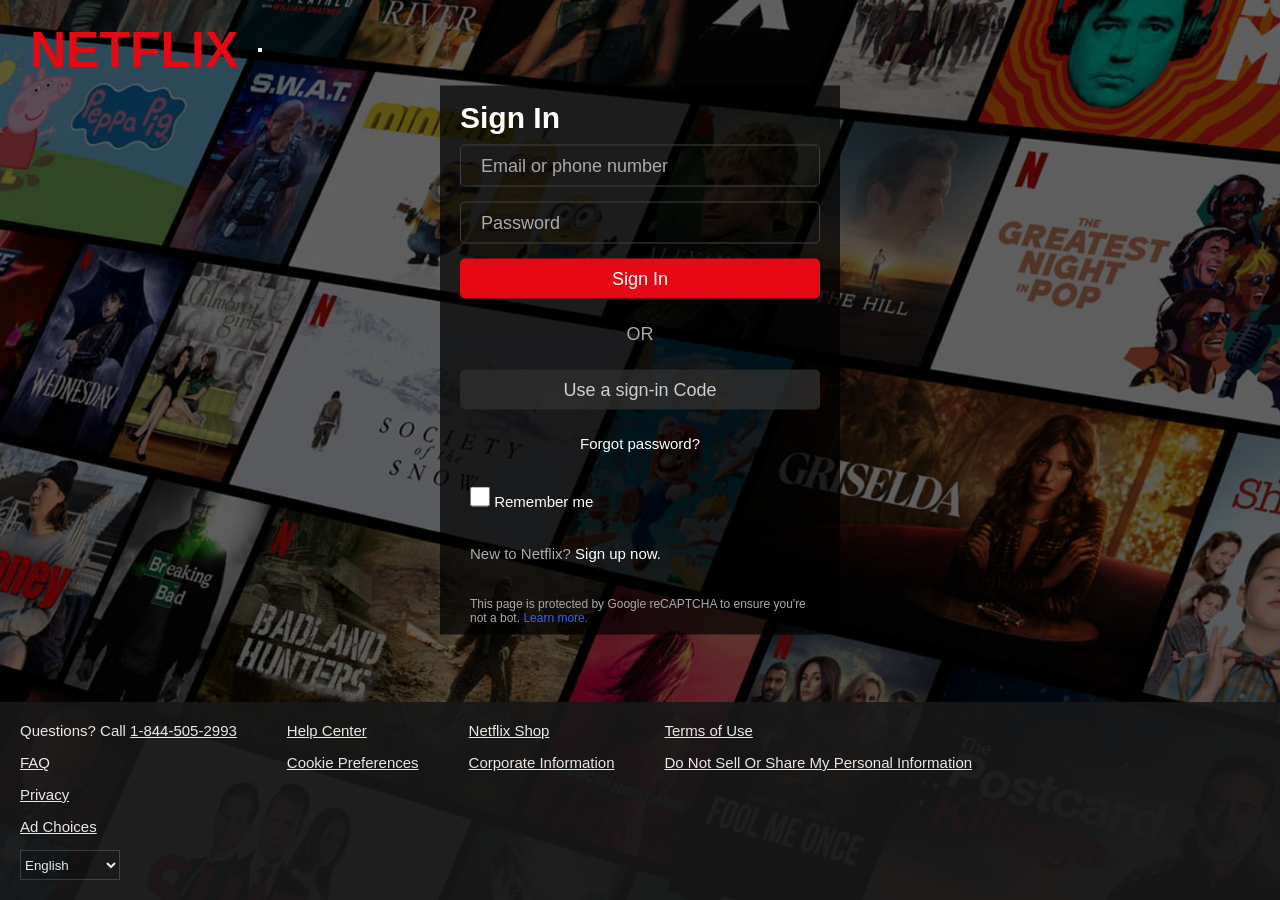
<file: screens/auth.html>
<!doctype html>
<html lang="en">
  <head>
    <meta charset="UTF-8" />
    <meta name="viewport" content="width=device-width, initial-scale=1.0" />
    <title>NETFLIX</title>
    <link rel="stylesheet" href="../css/theme.css" />
    <link rel="stylesheet" href="../css/auth.css" />
  </head>
  <body>
    <!-- logo -->
    <div class="logo">
      <h1>NETFLIX</h1>
      <button id="themeToggle" class="theme-btn"></button>
    </div>
    <!-- sign in box -->
    <main>
      <div class="sign-in">
        <h2>Sign In</h2>
        <form class="form" id="signInForm">
          <input type="email" id="email" placeholder="Email or phone number" />
          <input type="password" id="password" placeholder="Password" />
          <button id="signIn" type="submit">Sign In</button>
          <span class="or">OR</span>
          <button class="btn" type="submit">Use a sign-in Code</button>
          <p class="forgot">Forgot password?</p>
          <div class="divider">
            <input class="checkbox" type="checkbox" id="rememberMe" />
            <label class="checkbox-label" for="rememberMe">Remember me</label>
          </div>
          <p class="new-to-netflex">
            New to Netflix? <a href="#">Sign up now.</a>
          </p>
          <p class="protected">
            This page is protected by Google reCAPTCHA to ensure you're not a
            bot. <a href="#">Learn more.</a>
          </p>
        </form>
      </div>
    </main>
    <footer>
      <div class="sides">
        <div class="side">
          <p>Questions? Call <a href="#">1-844-505-2993</a></p>
          <p><a href="#">FAQ</a></p>
          <p><a href="#">Privacy</a></p>
          <p><a href="#">Ad Choices</a></p>
          <select name="language" id="language">
            <option value="English">English</option>
            <option value="Arabic">Arabic</option>
            <option value="French">French</option>
            <option value="Spanish">Spanish</option>
          </select>
        </div>
        <div class="side">
          <p><a href="#">Help Center</a></p>
          <p><a href="#">Cookie Preferences</a></p>
        </div>
        <div class="side">
          <p><a href="#">Netflix Shop</a></p>
          <p><a href="#">Corporate Information</a></p>
        </div>
        <div class="side">
          <p><a href="#">Terms of Use</a></p>
          <p><a href="#">Do Not Sell Or Share My Personal Information</a></p>
        </div>
      </div>
    </footer>
    <script src="../js/theme.js"></script>
    <script src="../js/auth.js"></script>
  </body>
</html>
</file>
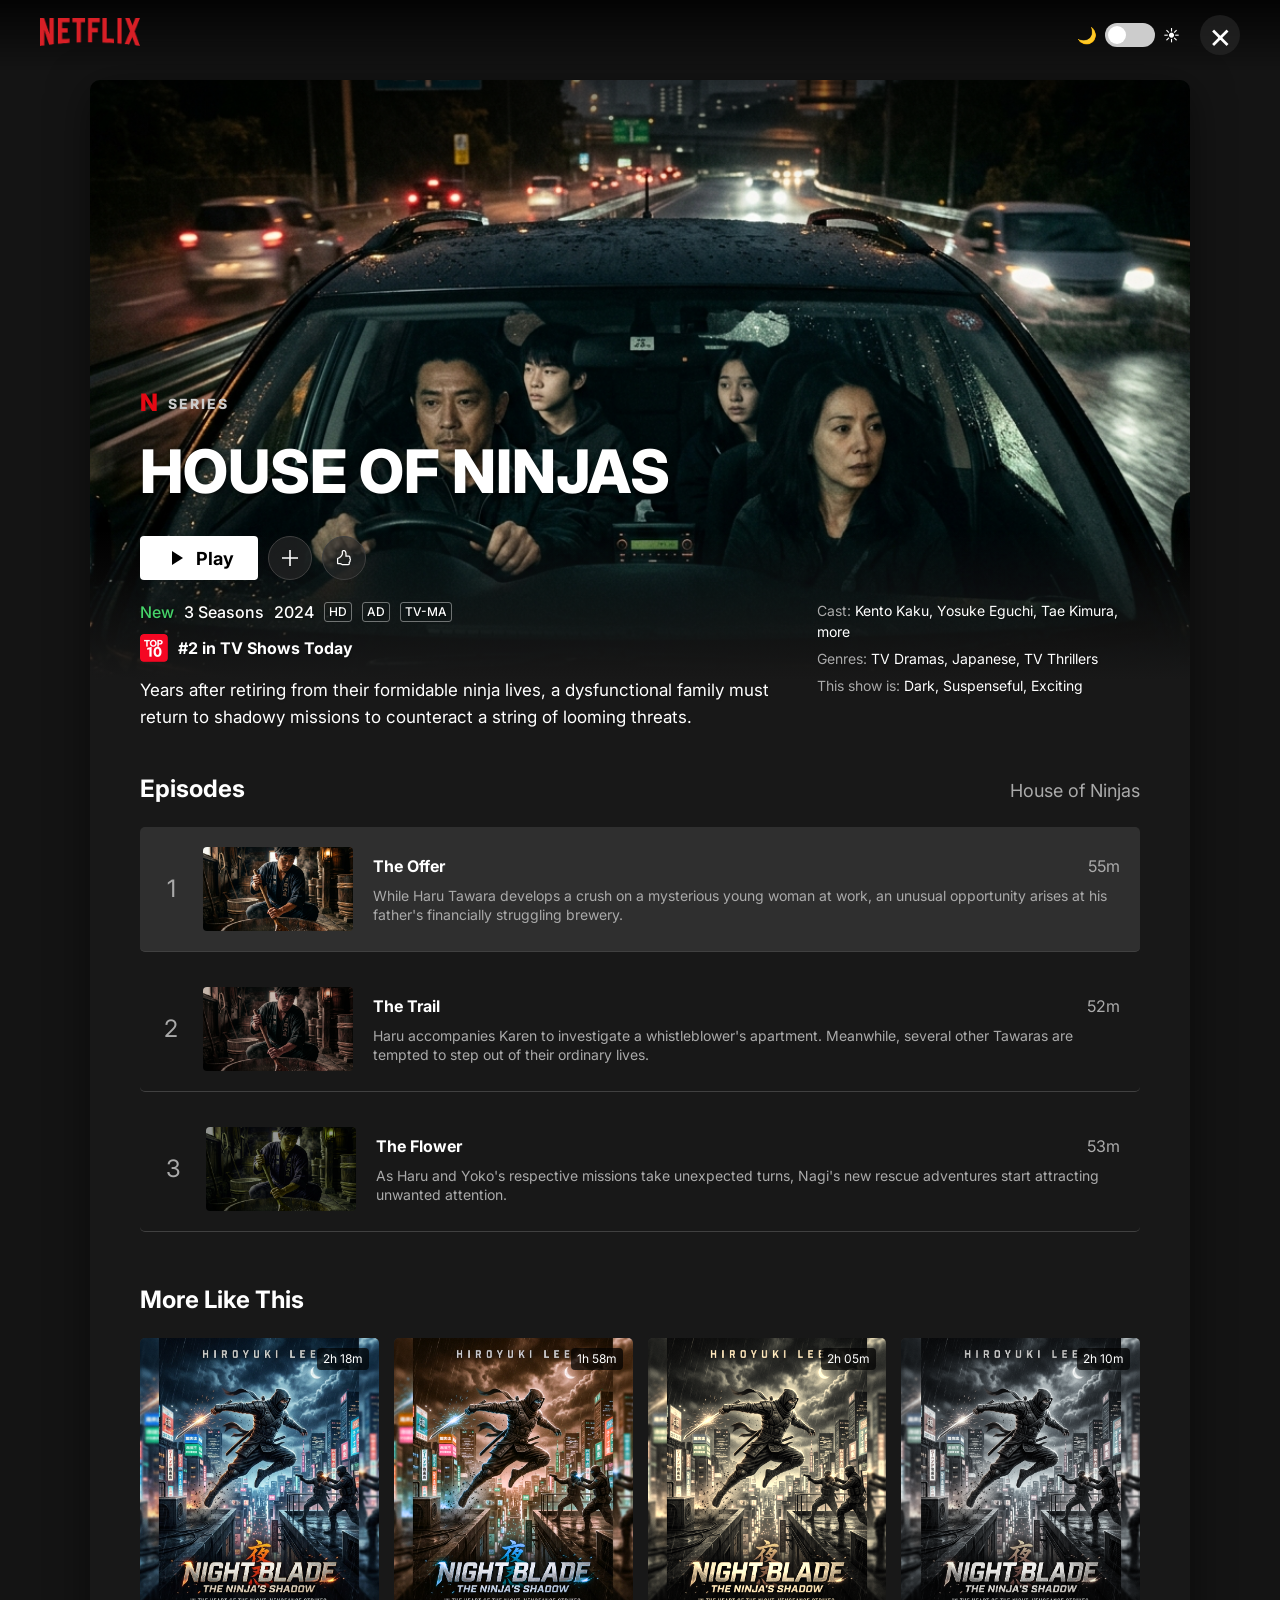
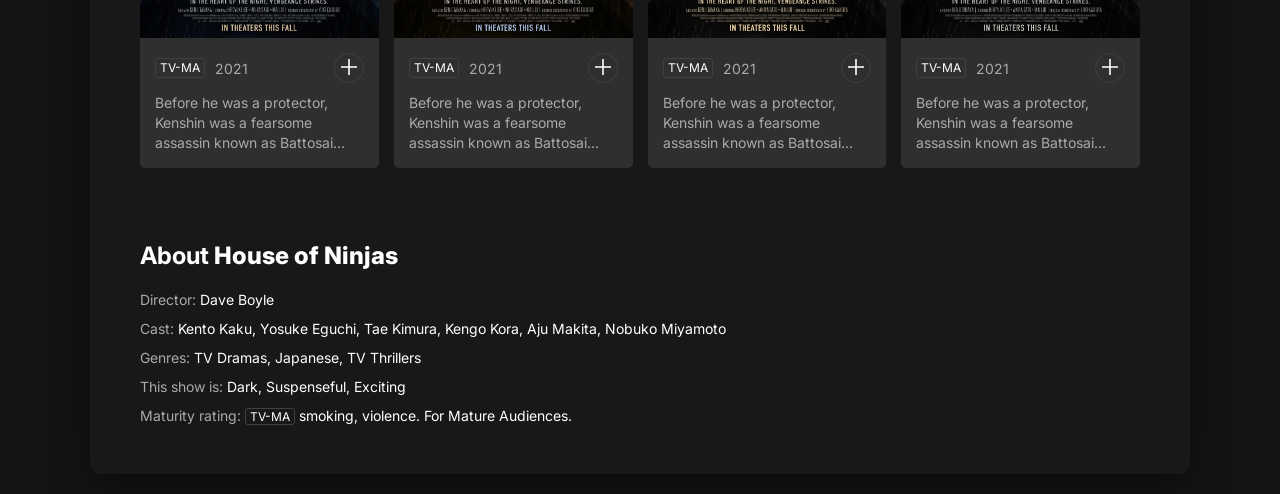
<file: screens/detail.html>
<!doctype html>
<html lang="en">
  <head>
    <meta charset="UTF-8" />
    <meta name="viewport" content="width=device-width, initial-scale=1.0" />
    <title>House of Ninjas - Netflix Info</title>
    <link rel="stylesheet" href="../css/theme.css" />
    <link rel="stylesheet" href="../css/detail.css" />
    <link
      href="https://fonts.googleapis.com/css2?family=Inter:wght@300;400;500;700;800&display=swap"
      rel="stylesheet"
    />
  </head>
  <body>
    <header class="top-header">
      <a href="home_page.html" class="logo">
        <img src="../assets/images/Wordmark.png" alt="logo" class="nf-logo" />
      </a>
      <div class="controls">
        <div class="toggle-wrap">
          <span class="icon">🌙</span>
          <label class="switch">
            <input type="checkbox" id="theme" />
            <span class="slider"></span>
          </label>
          <span class="icon">☀️</span>
        </div>
        <a href="home_page.html" class="close-btn" title="Back to Home"
          >&times;</a
        >
      </div>
    </header>

    <div class="modal-container">
      <!-- Hero Section -->
      <div class="hero-section">
        <div class="hero-bg">
          <img src="../assets/images/hero_ninjas.png" alt="House of Ninjas" />
          <div class="hero-vignette-top"></div>
          <div class="hero-vignette-bottom"></div>
        </div>

        <div class="hero-content">
          <div class="series-logo">
            <span class="n-logo">N</span>
            <span class="series-text">SERIES</span>
          </div>
          <h1 class="title">HOUSE OF NINJAS</h1>

          <div class="actions">
            <button class="btn btn-play" id="playBtn">
              <svg
                viewBox="0 0 24 24"
                fill="currentColor"
                width="24"
                height="24"
              >
                <path d="M8 5v14l11-7z" />
              </svg>
              Play
            </button>
            <button class="btn btn-icon" title="Add to My List">
              <img src="../assets/icons/add.svg" alt="add-icon" />
            </button>
            <button class="btn btn-icon" title="Rate">
              <img src="../assets/icons/like.svg" alt="like-icon" />
            </button>
          </div>
        </div>
      </div>

      <div class="details-section">
        <div class="details-left">
          <div class="info-row">
            <span class="tag-new">New</span>
            <span>3 Seasons</span>
            <span>2024</span>
            <span class="box-tag">HD</span>
            <span class="box-tag">AD</span>
            <span class="box-tag">TV-MA</span>
          </div>

          <div class="top-10">
            <img src="../assets/icons/top10.png" alt="top-10" />
            <strong>#2 in TV Shows Today</strong>
          </div>

          <div class="plot">
            <p>
              Years after retiring from their formidable ninja lives, a
              dysfunctional family must return to shadowy missions to counteract
              a string of looming threats.
            </p>
          </div>
        </div>
        <div class="details-right">
          <div class="metadata">
            <p>
              <span>Cast:</span> Kento Kaku, Yosuke Eguchi, Tae Kimura, more
            </p>
            <p><span>Genres:</span> TV Dramas, Japanese, TV Thrillers</p>
            <p><span>This show is:</span> Dark, Suspenseful, Exciting</p>
          </div>
        </div>
      </div>

      <!-- Main Content -->
      <main class="main-content">
        <!-- Episodes Section -->
        <section class="episodes-section">
          <div class="section-header">
            <h3>Episodes</h3>
            <span class="show-name">House of Ninjas</span>
          </div>

          <div class="episodes-list">
            <div class="episode-item active-ep">
              <div class="ep-number">1</div>
              <div class="ep-thumb">
                <img src="../assets/images/episode_thumb.png" alt="Episode 1" />
                <div class="play-icon">
                  <svg viewBox="0 0 24 24" fill="white" width="30" height="30">
                    <path d="M8 5v14l11-7z" />
                  </svg>
                </div>
              </div>
              <div class="ep-details">
                <div class="ep-title-row">
                  <h4>The Offer</h4>
                  <span class="duration">55m</span>
                </div>
                <p>
                  While Haru Tawara develops a crush on a mysterious young woman
                  at work, an unusual opportunity arises at his father's
                  financially struggling brewery.
                </p>
              </div>
            </div>

            <div class="episode-item">
              <div class="ep-number">2</div>
              <div class="ep-thumb">
                <img
                  src="../assets/images/episode_thumb.png"
                  alt="Episode 2"
                  style="filter: brightness(0.7) sepia(0.3) hue-rotate(-20deg)"
                />
                <div class="play-icon">
                  <svg viewBox="0 0 24 24" fill="white" width="30" height="30">
                    <path d="M8 5v14l11-7z" />
                  </svg>
                </div>
              </div>
              <div class="ep-details">
                <div class="ep-title-row">
                  <h4>The Trail</h4>
                  <span class="duration">52m</span>
                </div>
                <p>
                  Haru accompanies Karen to investigate a whistleblower's
                  apartment. Meanwhile, several other Tawaras are tempted to
                  step out of their ordinary lives.
                </p>
              </div>
            </div>

            <div class="episode-item">
              <div class="ep-number">3</div>
              <div class="ep-thumb">
                <img
                  src="../assets/images/episode_thumb.png"
                  alt="Episode 3"
                  style="filter: brightness(0.6) hue-rotate(40deg)"
                />
                <div class="play-icon">
                  <svg viewBox="0 0 24 24" fill="white" width="30" height="30">
                    <path d="M8 5v14l11-7z" />
                  </svg>
                </div>
              </div>
              <div class="ep-details">
                <div class="ep-title-row">
                  <h4>The Flower</h4>
                  <span class="duration">53m</span>
                </div>
                <p>
                  As Haru and Yoko's respective missions take unexpected turns,
                  Nagi's new rescue adventures start attracting unwanted
                  attention.
                </p>
              </div>
            </div>
          </div>
        </section>

        <!-- More Like This -->
        <section class="more-like-this">
          <h3>More Like This</h3>
          <div class="grid">
            <div class="grid-item">
              <div class="card-img">
                <img src="../assets/images/more_like_this.png" alt="Movie 1" />
                <div class="duration-badge">2h 18m</div>
              </div>
              <div class="card-info">
                <div class="tags">
                  <span class="box-tag">TV-MA</span>
                  <span>2021</span>
                  <button class="btn-circular">
                    <img src="../assets/icons/add.svg" alt="add-icon" />
                  </button>
                </div>
                <p>
                  Before he was a protector, Kenshin was a fearsome assassin
                  known as Battosai...
                </p>
              </div>
            </div>
            <div class="grid-item">
              <div class="card-img">
                <img
                  src="../assets/images/more_like_this.png"
                  alt="Movie 2"
                  style="filter: hue-rotate(180deg)"
                />
                <div class="duration-badge">1h 58m</div>
              </div>
              <div class="card-info">
                <div class="tags">
                  <span class="box-tag">TV-MA</span>
                  <span>2021</span>
                  <button class="btn-circular">
                    <img src="../assets/icons/add.svg" alt="add-icon" />
                  </button>
                </div>
                <p>
                  Before he was a protector, Kenshin was a fearsome assassin
                  known as Battosai...
                </p>
              </div>
            </div>
            <div class="grid-item">
              <div class="card-img">
                <img
                  src="../assets/images/more_like_this.png"
                  alt="Movie 3"
                  style="filter: sepia(0.8)"
                />
                <div class="duration-badge">2h 05m</div>
              </div>
              <div class="card-info">
                <div class="tags">
                  <span class="box-tag">TV-MA</span>
                  <span>2021</span>
                  <button class="btn-circular">
                    <img src="../assets/icons/add.svg" alt="add-icon" />
                  </button>
                </div>
                <p>
                  Before he was a protector, Kenshin was a fearsome assassin
                  known as Battosai...
                </p>
              </div>
            </div>
            <div class="grid-item">
              <div class="card-img">
                <img
                  src="../assets/images/more_like_this.png"
                  alt="Movie 4"
                  style="filter: grayscale(0.8)"
                />
                <div class="duration-badge">2h 10m</div>
              </div>
              <div class="card-info">
                <div class="tags">
                  <span class="box-tag">TV-MA</span>
                  <span>2021</span>
                  <button class="btn-circular">
                    <img src="../assets/icons/add.svg" alt="add-icon" />
                  </button>
                </div>
                <p>
                  Before he was a protector, Kenshin was a fearsome assassin
                  known as Battosai...
                </p>
              </div>
            </div>
          </div>
        </section>

        <!-- About Section -->
        <section class="about-section">
          <h3>About <strong>House of Ninjas</strong></h3>
          <p><span class="label">Director:</span> Dave Boyle</p>
          <p>
            <span class="label">Cast:</span> Kento Kaku, Yosuke Eguchi, Tae
            Kimura, Kengo Kora, Aju Makita, Nobuko Miyamoto
          </p>
          <p>
            <span class="label">Genres:</span> TV Dramas, Japanese, TV Thrillers
          </p>
          <p>
            <span class="label">This show is:</span> Dark, Suspenseful, Exciting
          </p>
          <p>
            <span class="label">Maturity rating:</span>
            <span class="box-tag">TV-MA</span> smoking, violence. For Mature
            Audiences.
          </p>
        </section>
      </main>
    </div>

    <!-- Video Modal -->
    <div id="videoModal" class="video-modal">
      <div class="video-modal-content">
        <span class="close-video">&times;</span>
        <div class="video-placeholder">
          <h3>Playing: HOUSE OF NINJAS - Official Trailer</h3>
          <p>(Interactive Javascript Functionality Showcase)</p>
          <div class="spinner"></div>
        </div>
      </div>
    </div>
    <script src="../js/theme.js"></script>
    <script src="../js/detail.js"></script>
  </body>
</html>
</file>
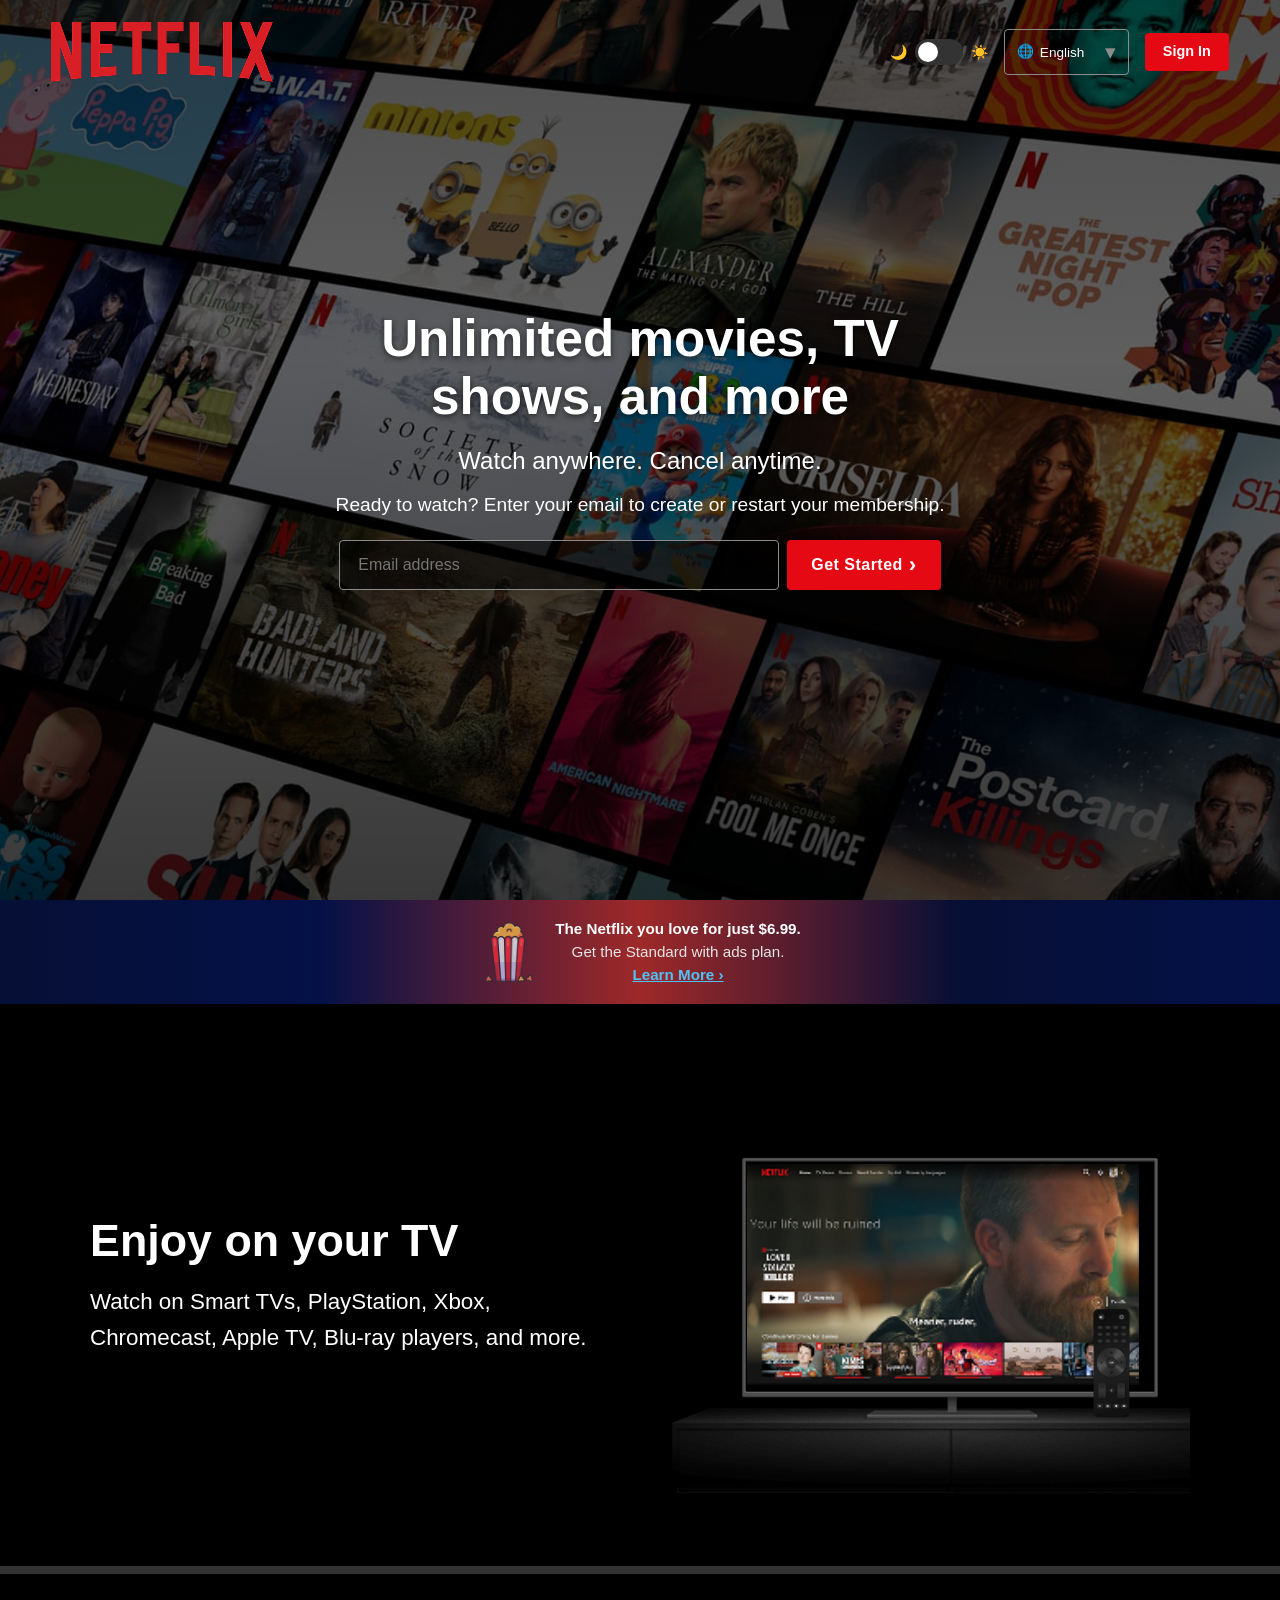
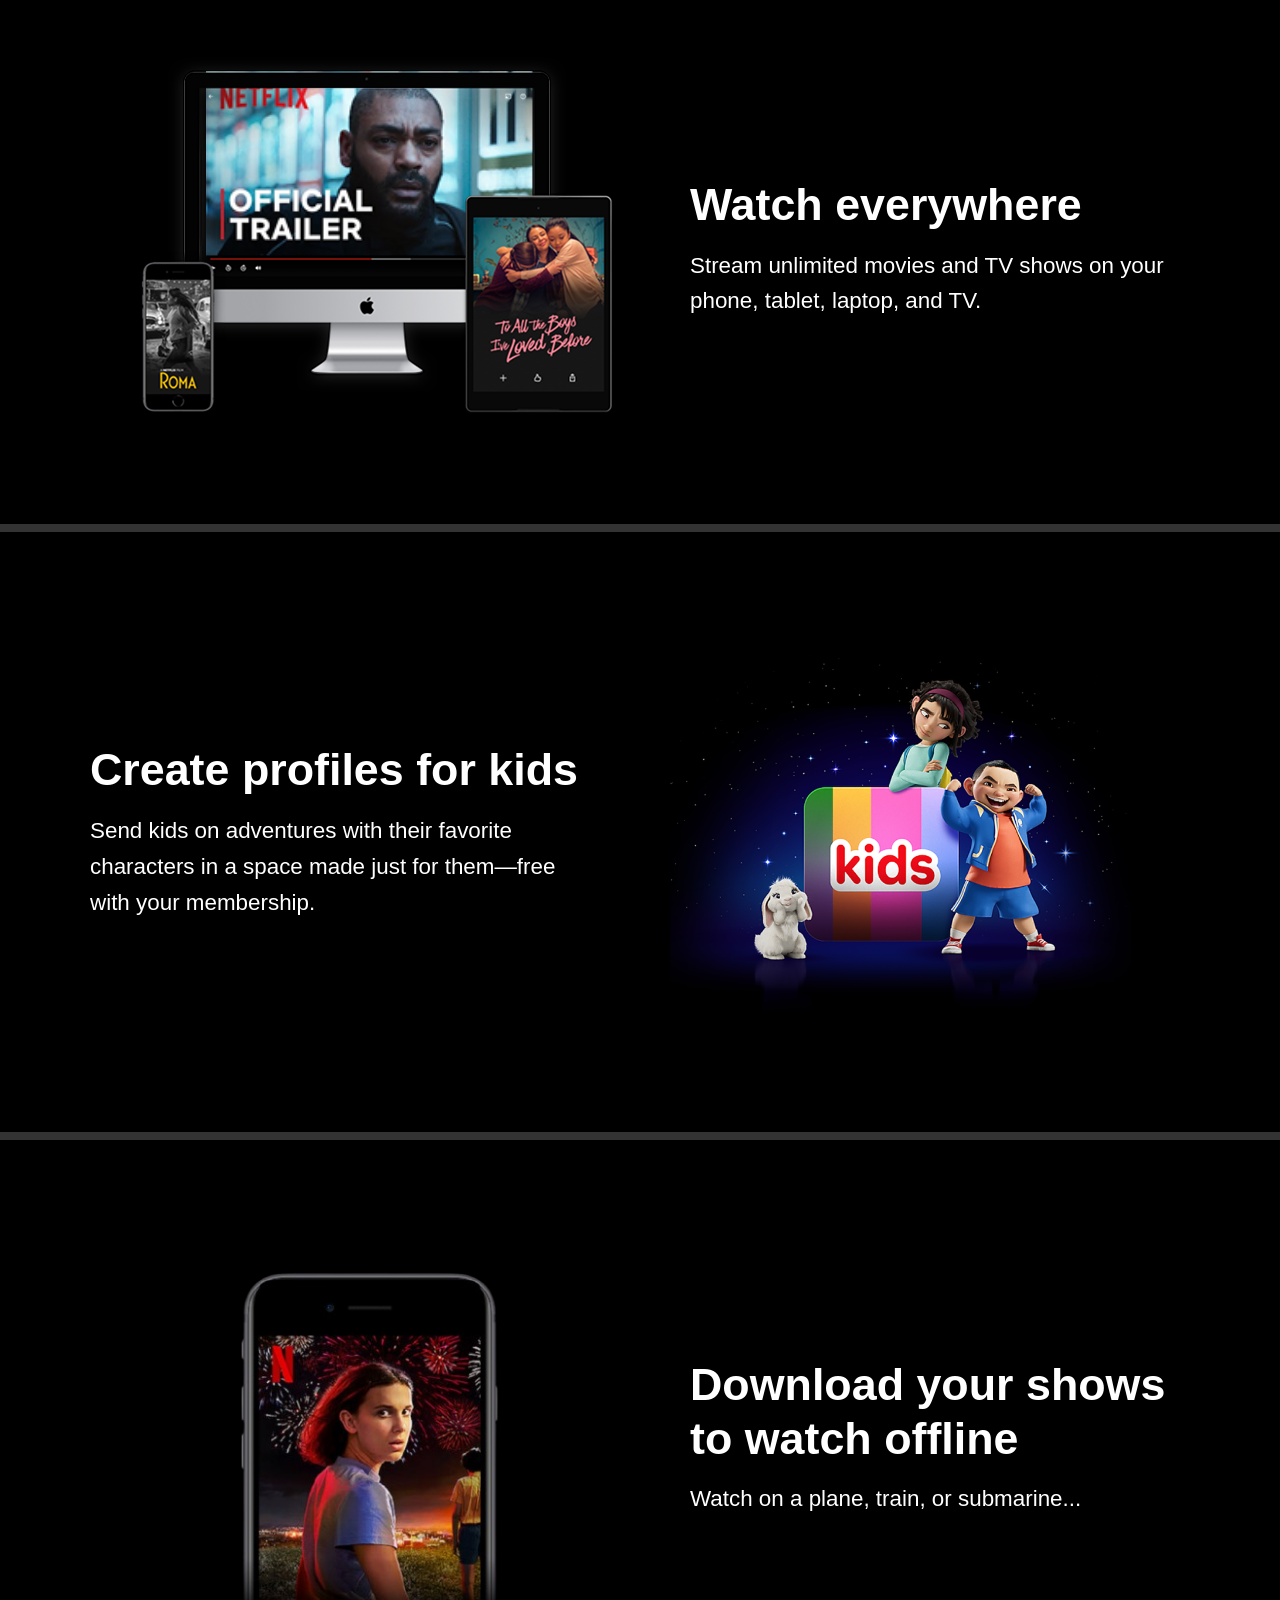
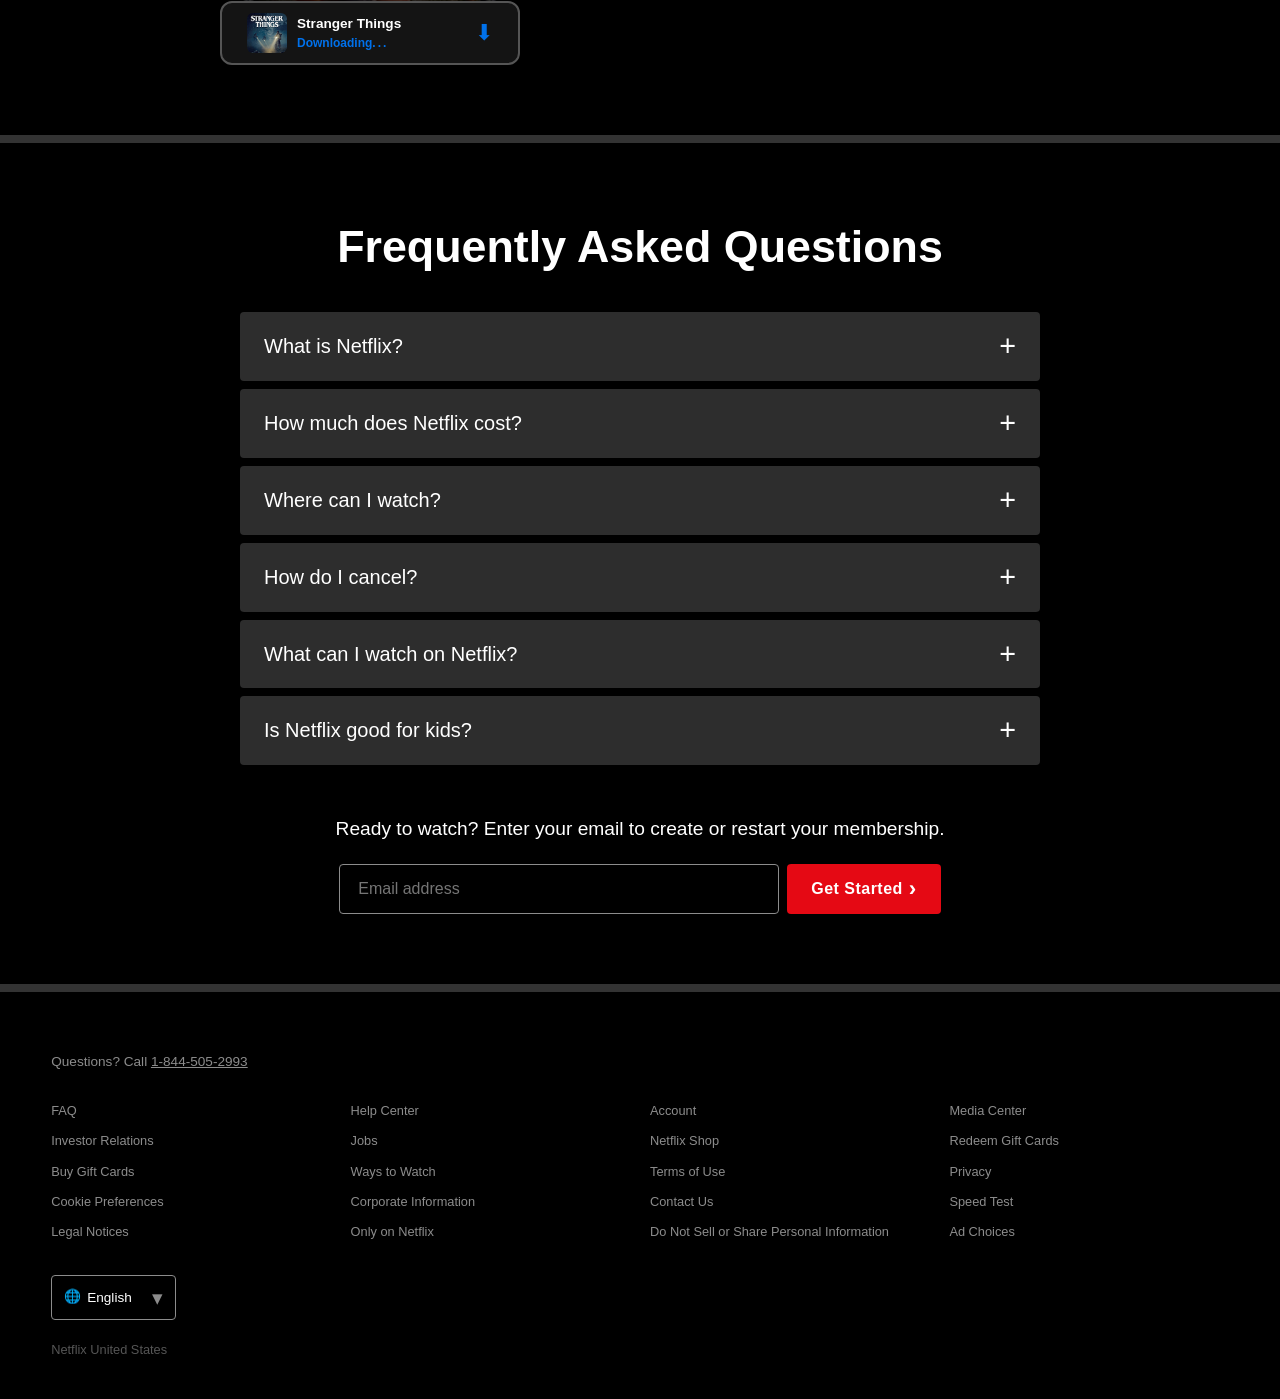
<file: screens/home.htm>
<!doctype html>
<html lang="en">
  <head>
    <meta charset="UTF-8" />
    <meta name="viewport" content="width=device-width, initial-scale=1.0" />
    <title>Netflix</title>
    <link rel="stylesheet" href="../css/home.css" />
  </head>
  <body>
    <nav class="nf-nav">
      <img src="../assets/images/Wordmark.png" alt="" class="nf-logo" />
      <div class="nf-nav-right">
        <div class="toggle-wrap">
          <span class="icon">🌙</span>
          <label class="switch">
            <input type="checkbox" id="theme" />
            <span class="slider"></span>
          </label>
          <span class="icon">☀️</span>
        </div>
        <div class="nf-lang-select">
          <span class="globe-icon">🌐</span>
          <select>
            <option value="en">English</option>
          </select>
          <span class="chevron">▾</span>
        </div>
        <a href="#" class="nf-btn-signin" id="signinBtn">Sign In</a>
      </div>
    </nav>
    <section class="hero">
      <div class="hero-overlay"></div>
      <div class="hero-content">
        <h1>Unlimited movies, TV shows, and more</h1>
        <p class="hero-sub">Watch anywhere. Cancel anytime.</p>
        <p class="hero-prompt">
          Ready to watch? Enter your email to create or restart your membership.
        </p>
        <form class="hero-form" id="heroForm" novalidate>
          <div class="hero-input">
            <input
              type="email"
              id="heroEmail"
              placeholder="Email address"
              autocomplete="email"
            />
            <button type="submit" class="nf-btn-red">
              Get Started <span class="arrow">›</span>
            </button>
          </div>
          <p class="hero-error" id="heroError" role="alert"></p>
        </form>
      </div>
    </section>

    <div class="promo-banner">
      <img
        src="../assets/images/popcorn.png"
        alt="Netflix"
        class="promo-logo"
      />
      <div class="promo-text">
        <p>The Netflix you love for just $6.99.</p>
        <span>Get the Standard with ads plan.</span>
        <a href="#">Learn More ›</a>
      </div>
    </div>

    <section class="feature-section">
      <div class="feature-row">
        <div class="feature-text">
          <h2>Enjoy on your TV</h2>
          <p>
            Watch on Smart TVs, PlayStation, Xbox, Chromecast, Apple TV, Blu-ray
            players, and more.
          </p>
        </div>
        <div class="feature-media">
          <div class="tv-mockup">
            <img src="../assets/images/tv.png" alt="TV" class="insideImg" />
          </div>
        </div>
      </div>
    </section>

    <div class="section-divider"></div>

    <section class="feature-section">
      <div class="feature-row reverse">
        <div class="feature-text">
          <h2>Watch everywhere</h2>
          <p>
            Stream unlimited movies and TV shows on your phone, tablet, laptop,
            and TV.
          </p>
        </div>
        <div class="feature-media">
          <div class="device-screen">
            <img
              src="../assets/images/device-pile.png"
              alt="Movie on monitor"
            />
          </div>
        </div>
      </div>
    </section>

    <div class="section-divider"></div>

    <section class="feature-section">
      <div class="feature-row">
        <div class="feature-text">
          <h2>Create profiles for kids</h2>
          <p>
            Send kids on adventures with their favorite characters in a space
            made just for them—free with your membership.
          </p>
        </div>
        <div class="feature-media">
          <div class="kids-mockup">
            <img src="../assets/images/kids.png" alt="Kids" />
          </div>
        </div>
      </div>
    </section>

    <div class="section-divider"></div>

    <section class="feature-section">
      <div class="feature-row reverse">
        <div class="feature-text">
          <h2>Download your shows to watch offline</h2>
          <p>Watch on a plane, train, or submarine...</p>
        </div>
        <div class="feature-media">
          <div class="phone-mockup">
            <img src="../assets/images/mobile-.png" alt="" />
            <div class="download-badge">
              <div class="download-thumb">
                <img src="../assets/images/boxshot.png" alt="Stranger Things" />
              </div>
              <div class="download-info">
                <span class="download-title">Stranger Things</span>
                <span class="download-status"
                  >Downloading<span class="dots">...</span></span
                >
              </div>
              <div class="download-icon">⬇</div>
            </div>
          </div>
        </div>
      </div>
    </section>

    <section class="faq-section">
      <h2>Frequently Asked Questions</h2>
      <div class="faq-list" id="faqList">
        <div class="faq-item">
          <button class="faq-question" aria-expanded="false">
            What is Netflix?
            <span class="faq-icon">+</span>
          </button>
          <div class="faq-answer">
            <p>
              Netflix is a streaming service that offers a wide variety of
              award-winning TV shows, movies, anime, documentaries, and more on
              thousands of internet-connected devices. You can watch as much as
              you want, whenever you want – all for one low monthly price.
              There's always something new to discover, and new TV shows and
              movies are added every week!
            </p>
          </div>
        </div>

        <div class="faq-item">
          <button class="faq-question" aria-expanded="false">
            How much does Netflix cost?
            <span class="faq-icon">+</span>
          </button>
          <div class="faq-answer">
            <p>
              Watch Netflix on your smartphone, tablet, Smart TV, laptop, or
              streaming device, all for one fixed monthly fee. Plans range from
              $6.99 to $22.99 a month. No extra costs, no contracts.
            </p>
          </div>
        </div>

        <div class="faq-item">
          <button class="faq-question" aria-expanded="false">
            Where can I watch?
            <span class="faq-icon">+</span>
          </button>
          <div class="faq-answer">
            <p>
              Watch anywhere, anytime. Sign in with your Netflix account to
              watch instantly on the web at netflix.com from your personal
              computer or on any internet-connected device that offers the
              Netflix app, including smart TVs, smartphones, tablets, streaming
              media players and game consoles.
            </p>
          </div>
        </div>

        <div class="faq-item">
          <button class="faq-question" aria-expanded="false">
            How do I cancel?
            <span class="faq-icon">+</span>
          </button>
          <div class="faq-answer">
            <p>
              Netflix is flexible. There are no pesky contracts and no
              commitments. You can easily cancel your account online in two
              clicks. There are no cancellation fees – start or stop your
              account anytime.
            </p>
          </div>
        </div>

        <div class="faq-item">
          <button class="faq-question" aria-expanded="false">
            What can I watch on Netflix?
            <span class="faq-icon">+</span>
          </button>
          <div class="faq-answer">
            <p>
              Netflix has an extensive library of feature films, documentaries,
              TV shows, anime, award-winning Netflix originals, and more. Watch
              as much as you want, anytime you want.
            </p>
          </div>
        </div>

        <div class="faq-item">
          <button class="faq-question" aria-expanded="false">
            Is Netflix good for kids?
            <span class="faq-icon">+</span>
          </button>
          <div class="faq-answer">
            <p>
              The Netflix Kids experience is included in your membership to give
              parents control while kids enjoy family-friendly TV shows and
              movies in their own space. Kids profiles come with PIN-protected
              parental controls that let you restrict the maturity rating of
              content kids can watch and block specific titles you don't want
              kids to see.
            </p>
          </div>
        </div>
      </div>
      <div class="faq-cta">
        <p>
          Ready to watch? Enter your email to create or restart your membership.
        </p>
        <form class="hero-form" id="faqForm" novalidate>
          <div class="hero-input">
            <input type="email" id="faqEmail" placeholder="Email address" />
            <button type="submit" class="nf-btn-red">
              Get Started <span class="arrow">›</span>
            </button>
          </div>
        </form>
      </div>
    </section>

    <footer class="nf-footer">
      <p class="footer-contact">
        Questions? Call <a href="tel:18445052993">1-844-505-2993</a>
      </p>
      <div class="footer-links">
        <ul>
          <li><a href="#">FAQ</a></li>
          <li><a href="#">Investor Relations</a></li>
          <li><a href="#">Buy Gift Cards</a></li>
          <li><a href="#">Cookie Preferences</a></li>
          <li><a href="#">Legal Notices</a></li>
        </ul>
        <ul>
          <li><a href="#">Help Center</a></li>
          <li><a href="#">Jobs</a></li>
          <li><a href="#">Ways to Watch</a></li>
          <li><a href="#">Corporate Information</a></li>
          <li><a href="#">Only on Netflix</a></li>
        </ul>
        <ul>
          <li><a href="#">Account</a></li>
          <li><a href="#">Netflix Shop</a></li>
          <li><a href="#">Terms of Use</a></li>
          <li><a href="#">Contact Us</a></li>
          <li><a href="#">Do Not Sell or Share Personal Information</a></li>
        </ul>
        <ul>
          <li><a href="#">Media Center</a></li>
          <li><a href="#">Redeem Gift Cards</a></li>
          <li><a href="#">Privacy</a></li>
          <li><a href="#">Speed Test</a></li>
          <li><a href="#">Ad Choices</a></li>
        </ul>
      </div>
      <div class="footer-lang">
        <div class="nf-lang-select">
          <span class="globe-icon">🌐</span>
          <select>
            <option value="en">English</option>
            <option value="ar">العربية</option>
          </select>
          <span class="chevron">▾</span>
        </div>
      </div>
      <p class="footer-copy">Netflix United States</p>
    </footer>

    <script src="../js/home.js"></script>
  </body>
</html>
</file>
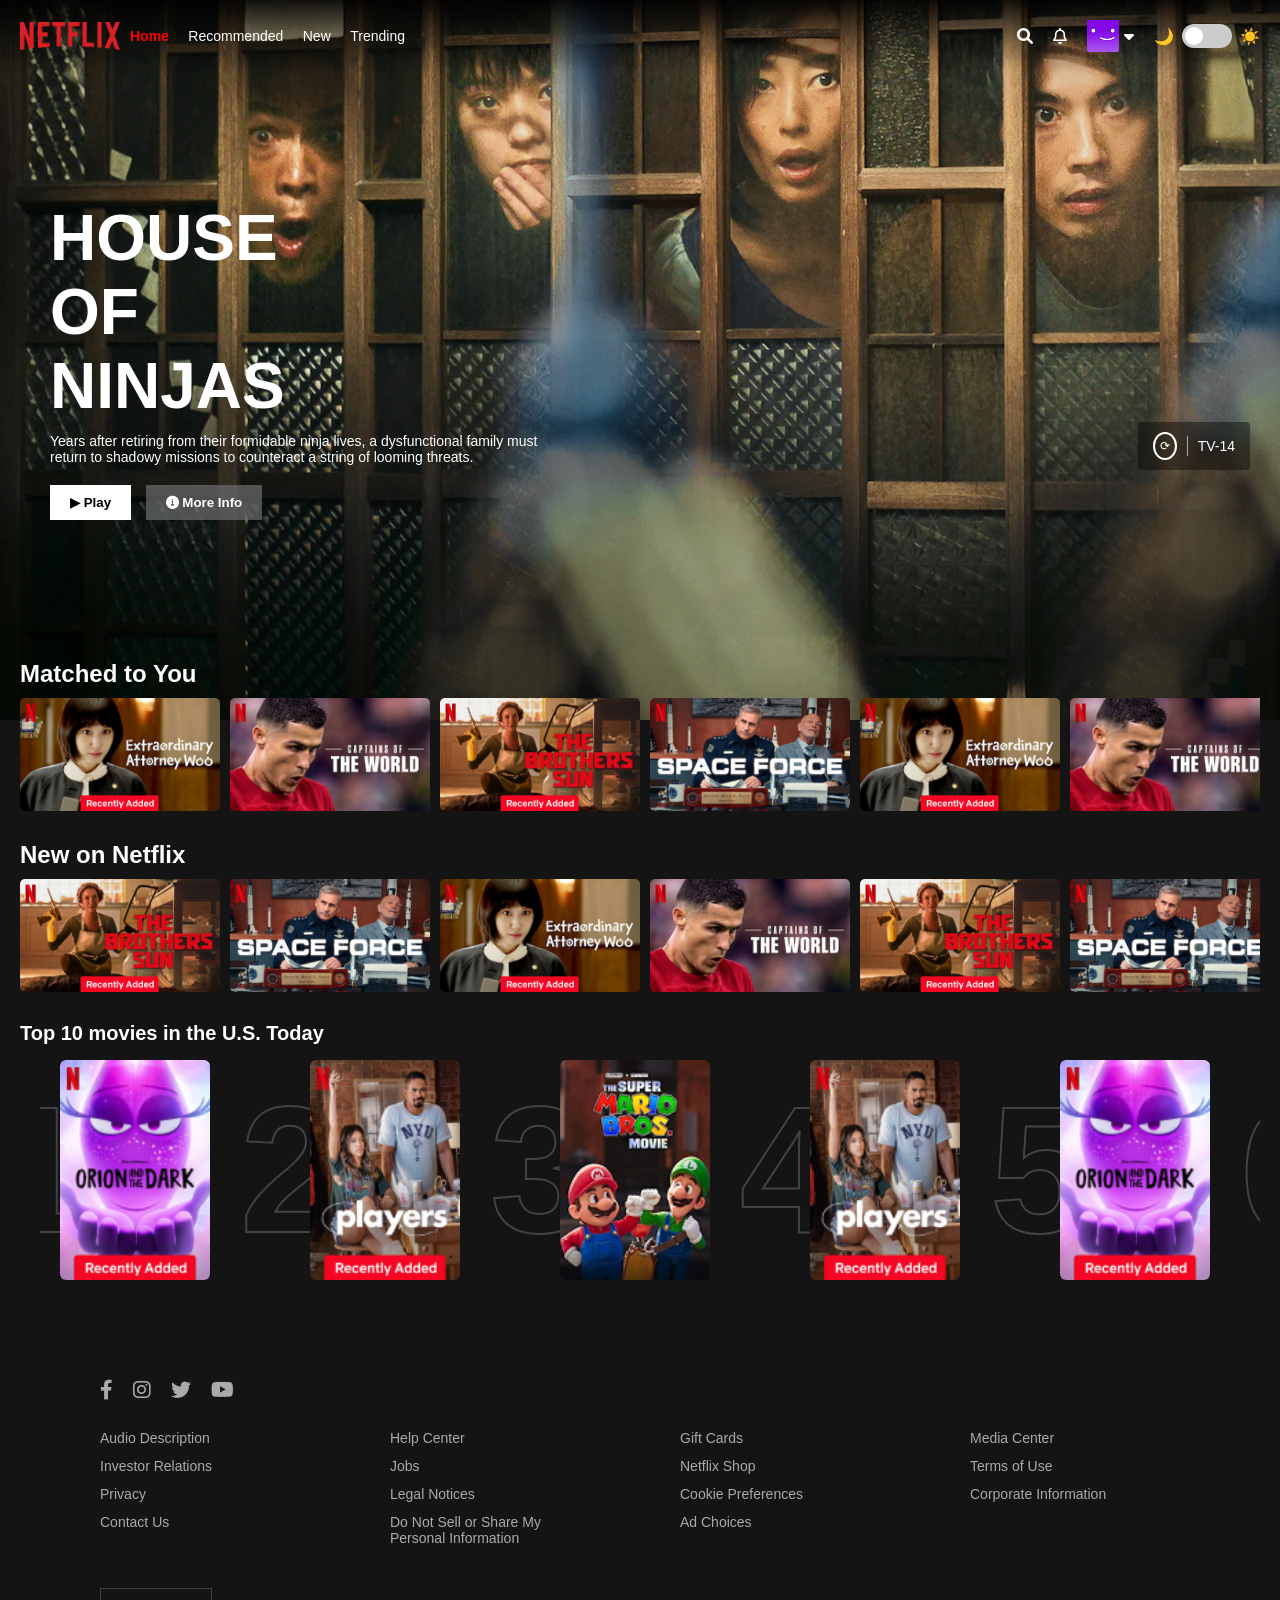
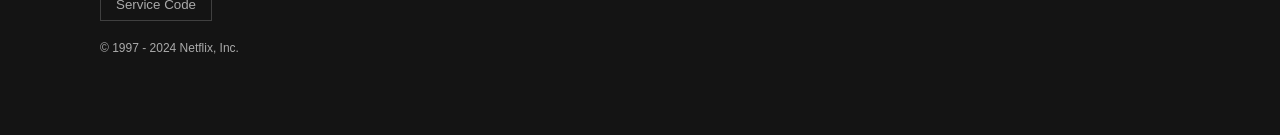
<file: screens/home_page.html>
<!doctype html>
<html lang="en">
  <head>
    <meta charset="UTF-8" />
    <meta name="viewport" content="width=device-width, initial-scale=1.0" />
    <title>Netflix Clone</title>
    <link rel="stylesheet" href="../css/theme.css" />
    <link rel="stylesheet" href="../css/home_page.css" />
    <link
      rel="stylesheet"
      href="https://cdnjs.cloudflare.com/ajax/libs/font-awesome/6.0.0/css/all.min.css"
    />
  </head>
  <body>
    <header class="navbar">
      <div class="nav-left">
        <img src="../assets/images/Wordmark.png" alt="logo" class="nf-logo" />
        <nav>
          <a href="#">Home</a>
          <a href="#recommended">Recommended</a>

          <a href="#newAndPopular">New</a>
          <a href="#trending">Trending</a>
        </nav>
      </div>
      <div class="nav-right">
        <i class="fa-solid fa-magnifying-glass"></i>
        <i class="fa-regular fa-bell"></i>

        <div class="profile">
          <img src="../assets/images/SmallAvatar.png" alt="" />
          <i class="fa-solid fa-caret-down"></i>
        </div>
        <div class="toggle-wrap">
          <span class="icon">🌙</span>
          <label class="switch">
            <input type="checkbox" id="theme" />
            <span class="slider"></span>
          </label>
          <span class="icon">☀️</span>
        </div>
      </div>
    </header>

    <section class="hero">
      <div class="hero-content">
        <h1>
          HOUSE<br />
          OF<br />
          NINJAS
        </h1>
        <p>
          Years after retiring from their formidable ninja lives, a
          dysfunctional family must return to shadowy missions to counteract a
          string of looming threats.
        </p>
        <div class="buttons">
          <button class="play" onclick="goToPage()">▶ Play</button>
          <button href="detail.html" class="info" onclick="goToPage()">
            <i class="fa-solid fa-circle-info"></i> More Info
          </button>
        </div>
      </div>
      <div class="hero-footer">
        <span class="refresh">⟳</span>
        <span class="divider"></span>
        <span class="rating">TV-14</span>
      </div>
    </section>

    <main class="main-content">
      <section class="row" id="recommended">
        <h2 id="firstH">Matched to You</h2>
        <div class="row-container">
          <img src="../assets/images/match1.png" />
          <img src="../assets/images/match2.png" />
          <img src="../assets/images/new1.png" /><img
            src="../assets/images/new2.png"
          />
          <img src="../assets/images/match1.png" />
          <img src="../assets/images/match2.png" />
          <img src="../assets/images/new1.png" /><img
            src="../assets/images/new2.png"
          />
          <img src="../assets/images/match1.png" />
          <img src="../assets/images/match2.png" />
          <img src="../assets/images/new1.png" /><img
            src="../assets/images/new2.png"
          />
        </div>
      </section>

      <section class="row" id="newAndPopular">
        <h2>New on Netflix</h2>
        <div class="row-container">
          <img src="../assets/images/new1.png" /><img
            src="../assets/images/new2.png"
          />
          <img src="../assets/images/match1.png" />
          <img src="../assets/images/match2.png" />
          <img src="../assets/images/new1.png" /><img
            src="../assets/images/new2.png"
          />
          <img src="../assets/images/match1.png" />
          <img src="../assets/images/match2.png" />
          <img src="../assets/images/new1.png" /><img
            src="../assets/images/new2.png"
          />
          <img src="../assets/images/match1.png" />
          <img src="../assets/images/match2.png" />
        </div>
      </section>
      <section class="top10" id="trending">
        <h2>Top 10 movies in the U.S. Today</h2>

        <div class="top10-row">
          <div class="card">
            <span class="rank">1</span>
            <img src="/assets/images/top1.png" />
          </div>

          <div class="card">
            <span class="rank">2</span>
            <img src="/assets/images/top2.png" />
          </div>

          <div class="card">
            <span class="rank">3</span>
            <img src="/assets/images/top3.png" />
          </div>
          <div class="card">
            <span class="rank">4</span>
            <img src="/assets/images/top2.png" />
          </div>
          <div class="card">
            <span class="rank">5</span>
            <img src="/assets/images/top1.png" />
          </div>
          <div class="card">
            <span class="rank">6</span>
            <img src="/assets/images/top3.png" />
          </div>
          <div class="card">
            <span class="rank">7</span>
            <img src="/assets/images/top1.png" />
          </div>
        </div>
      </section>
      <footer class="footer">
        <div class="footer-icons">
          <i class="fa-brands fa-facebook-f"></i>
          <i class="fa-brands fa-instagram"></i>
          <i class="fa-brands fa-twitter"></i>
          <i class="fa-brands fa-youtube"></i>
        </div>

        <div class="footer-links">
          <ul>
            <li>Audio Description</li>
            <li>Investor Relations</li>
            <li>Privacy</li>
            <li>Contact Us</li>
          </ul>

          <ul>
            <li>Help Center</li>
            <li>Jobs</li>
            <li>Legal Notices</li>
            <li>Do Not Sell or Share My Personal Information</li>
          </ul>

          <ul>
            <li>Gift Cards</li>
            <li>Netflix Shop</li>
            <li>Cookie Preferences</li>
            <li>Ad Choices</li>
          </ul>

          <ul>
            <li>Media Center</li>
            <li>Terms of Use</li>
            <li>Corporate Information</li>
          </ul>
        </div>

        <button class="service-code">Service Code</button>

        <p class="footer-copy">© 1997 - 2024 Netflix, Inc.</p>
      </footer>
    </main>
    <script src="../js/theme.js"></script>
    <script src="../js/home_page.js"></script>
  </body>
</html>
</file>
<file: css/theme.css>
:root {
    --bg-main: #141414;
    --bg-modal: #181818;

    --text-primary: #ffffff;
    --text-secondary: #aaaaaa;

    --btn-bg: #ffffff;
    --btn-text: #000000;
    --btn-hover: #e6e6e6;

    --icon-bg: rgba(42, 42, 42, 0.6);
    --icon-hover: rgba(255, 255, 255, 0.1);

    --border-color: #404040;
    --accent: #e50914;
    --card-bg: #2f2f2f;

    --transition: all 0.3s ease;
}

body.light-mode {
    --bg-main: #f0f0f0;
    --bg-modal: #ffffff;

    --text-primary: #141414;
    --text-secondary: #555555;

    --btn-bg: #141414;
    --btn-text: #ffffff;
    --btn-hover: #333333;

    --icon-bg: rgba(200, 200, 200, 0.6);
    --icon-hover: rgba(0, 0, 0, 0.1);

    --border-color: #cccccc;
    --card-bg: #e0e0e0;
}

* {
    transition: background 0.3s ease, color 0.3s ease, border-color 0.3s ease;
}

body {
    background: var(--bg-main);
    color: var(--text-primary);
}

.theme-toggle {
    background: var(--icon-bg);
    color: var(--text-primary);
    border: 1px solid var(--border-color);
    padding: 6px 12px;
    border-radius: 20px;
    cursor: pointer;
    font-size: 14px;
    transition: var(--transition);
}

.theme-toggle:hover {
    background: var(--icon-hover);
}

body {
    opacity: 1;
    transition: opacity 0.4s ease;
}

body.fade-out {
    opacity: 0;
}
</file>
<file: css/auth.css>
* {
    margin: 0;
    padding: 0;
    box-sizing: border-box;
    font-family: Arial, Helvetica, sans-serif;
}

body {
    display: flex;

    background-image:
        linear-gradient(rgba(0, 0, 0, 0.5), rgba(0, 0, 0, 0.5)),
        url("../assets/images/Hero Image.png");

    background-color: var(--bg-main);

    background-repeat: no-repeat;
    background-size: cover;
    background-position: center;
    overflow: hidden;

    height: 100vh;
    width: 100%;
}

/* LOGO */
.logo {
    width: 100%;
    height: 100px;
    display: flex;
    align-items: center;
}

h1 {
    color: var(--accent);
    font-weight: bold;
    padding: 20px;
    font-size: 50px;
    margin-left: 10px;
}

/* SIGN IN BOX */
.sign-in {
    width: 400px;
    background-color: rgba(0, 0, 0, 0.7);
    /* نتركه ثابت عشان overlay */
    color: var(--text-primary);

    display: flex;
    flex-direction: column;
    align-items: center;
    justify-content: center;
    gap: 10px;

    position: absolute;
    top: 40%;
    left: 50%;
    transform: translate(-50%, -50%);

    padding: 0 20px;
}

.sign-in h2 {
    font-size: 30px;
    font-weight: bold;
    margin-top: 15px;
    text-align: left;
    margin-right: 260px;
}

/* FORM */
.form {
    display: flex;
    flex-direction: column;
    gap: 15px;
    width: 100%;
}

.form input {
    width: 100%;
    height: 40px;
    padding: 20px;
    font-size: 18px;

    border: 1px solid var(--border-color);
    border-radius: 5px;

    background-color: transparent;
    color: var(--text-primary);
}

.form input::placeholder {
    color: var(--text-secondary);
}

.form button {
    width: 100%;
    height: 40px;

    background-color: var(--accent);
    color: white;

    font-size: 18px;
    border: none;
    border-radius: 5px;
    cursor: pointer;
}

.form span {
    color: var(--text-secondary);
    font-size: 18px;
    text-align: center;
    padding: 10px;
}

/* SECOND BUTTON */
.form button.btn {
    background-color: var(--card-bg);
    opacity: 0.8;
}

/* LINKS */
.form .forgot {
    color: var(--text-primary);
    font-size: 15px;
    text-align: center;
    padding: 10px;
}

.divider {
    font-size: 15px;
    text-align: start;
    padding: 10px;
    background-color: transparent;
}

/* CHECKBOX */
.form .checkbox {
    width: 20px;
    height: 20px;
}

.form .checkbox-label {
    color: var(--text-primary);
    font-size: 15px;
}

/* TEXT */
.form .new-to-netflex {
    color: var(--text-secondary);
    font-size: 15px;
    text-align: start;
    padding: 10px;
}

.form .new-to-netflex a {
    color: var(--text-primary);
    text-decoration: none;
}

.form .protected {
    color: var(--text-secondary);
    font-size: 12px;
    text-align: start;
    padding: 10px;
}

.form .protected a {
    color: #3963ed;
    /* نخليها ثابتة */
    text-decoration: none;
}

/* FOOTER */
footer {
    width: 100%;
    background-color: transparent;
    color: var(--text-primary);

    display: flex;
    align-items: center;
    justify-content: center;

    position: absolute;
    bottom: 0;
}

footer .sides {
    width: 100%;
    display: flex;
    gap: 50px;
    padding: 20px;

    background-color: var(--bg-modal);
    opacity: 0.9;
}

footer .side {
    display: flex;
    flex-direction: column;
    gap: 15px;
}

footer .side p,
footer .side a {
    color: var(--text-primary);
    font-size: 15px;
}

footer .side select {
    width: 100px;
    height: 30px;

    background-color: var(--bg-main);
    color: var(--text-primary);

    border: 1px solid var(--border-color);
}
</file>
<file: css/detail.css>
* {
  margin: 0;
  padding: 0;
  box-sizing: border-box;
  font-family: "Inter", Arial, sans-serif;
}

body {
  background-color: var(--bg-main);
  color: var(--text-primary);
  line-height: 1.5;
  transition: var(--transition);
  padding: 20px 0;
  /* Simulating space around modal */
}

/* Header / Controls */
.top-header {
  position: fixed;
  top: 0;
  width: 100%;
  display: flex;
  justify-content: space-between;
  align-items: center;
  padding: 15px 40px;
  background: linear-gradient(to bottom, rgba(0, 0, 0, 0.8), transparent);
  z-index: 100;
  transition: var(--transition);
}

body.light-mode .top-header {
  background: linear-gradient(to bottom, rgba(255, 255, 255, 0.9), transparent);
}

.logo h1 {
  color: red;
  font-size: 32px;
  font-weight: 800;
  letter-spacing: 1px;

  /* width: 8vw; */
}

.logo {
  text-decoration: none;
}

.controls {
  display: flex;
  align-items: center;
  gap: 20px;
}

.theme-btn {
  background: var(--icon-bg);
  color: var(--text-primary);
  border: 1px solid var(--border-color);
  padding: 8px 16px;
  border-radius: 20px;
  cursor: pointer;
  font-weight: bold;
  transition: var(--transition);
}

.theme-btn:hover {
  background: var(--icon-hover);
}

.close-btn {
  color: var(--text-primary);
  font-size: 36px;
  text-decoration: none;
  width: 40px;
  height: 40px;
  display: flex;
  align-items: center;
  justify-content: center;
  border-radius: 50%;
  background: var(--icon-bg);
  transition: var(--transition);
}

.close-btn:hover {
  background: var(--icon-hover);
}

.modal-container {
  max-width: 1100px;
  margin: 60px auto 0;
  background-color: var(--bg-modal);
  border-radius: 10px;
  overflow: hidden;
  box-shadow: 0 10px 40px rgba(0, 0, 0, 0.5);
  transition: var(--transition);
}

body.light-mode .modal-container {
  box-shadow: 0 10px 40px rgba(0, 0, 0, 0.1);
}

/* Hero Section */
.hero-section {
  position: relative;
  height: 600px;
}

.hero-bg {
  position: absolute;
  top: 0;
  left: 0;
  width: 100%;
  height: 100%;
  overflow: hidden;
}

.hero-bg img {
  width: 100%;
  height: 100%;
  object-fit: cover;
}

.hero-vignette-bottom {
  position: absolute;
  bottom: 0;
  left: 0;
  width: 100%;
  height: 150px;
  background: linear-gradient(to top, var(--bg-modal), transparent);
  transition: var(--transition);
}

.hero-vignette-top {
  position: absolute;
  top: 0;
  left: 0;
  width: 100%;
  height: 100px;
  background: linear-gradient(to bottom, rgba(0, 0, 0, 0.5), transparent);
}

.hero-content {
  position: absolute;
  bottom: 100px;
  /* Above the linear shadow start */
  left: 50px;
  width: 60%;
  z-index: 10;
}

.series-logo {
  display: flex;
  align-items: center;
  gap: 8px;
  margin-bottom: 5px;
  font-weight: 800;
  letter-spacing: 2px;
}

.n-logo {
  color: var(--accent);
  font-size: 24px;
}

.series-text {
  color: #ccc;
  font-size: 14px;
}

.title {
  font-size: 60px;
  font-weight: 800;
  margin-bottom: 20px;
  text-shadow: 2px 2px 4px rgba(0, 0, 0, 0.5);
  color: white;
  /* Title is always white over image */
}

.actions {
  display: flex;
  gap: 10px;
  margin-bottom: 0;
}

.btn {
  display: flex;
  align-items: center;
  justify-content: center;
  border: none;
  border-radius: 4px;
  cursor: pointer;
  font-size: 18px;
  font-weight: bold;
  padding: 10px 24px;
  transition: var(--transition);
}

.btn-play {
  background-color: var(--btn-bg);
  color: var(--btn-text);
  gap: 8px;
}

.btn-play:hover {
  background-color: var(--btn-hover);
  transform: scale(1.05);
}

.btn-icon {
  background-color: var(--icon-bg);
  color: white;
  width: 44px;
  height: 44px;
  border-radius: 50%;
  padding: 0;
  border: 1px solid var(--border-color);
}

.btn-icon:hover {
  background-color: var(--icon-hover);
}

.info-row {
  display: flex;
  align-items: center;
  gap: 10px;
  font-size: 16px;
  font-weight: 500;
  margin-bottom: 10px;
  color: white;
  /* Force white over hero bg */
  text-shadow: 1px 1px 2px rgba(0, 0, 0, 0.5);
}

.tag-new {
  color: #46d369;
}

.box-tag {
  border: 1px solid rgba(255, 255, 255, 0.4);
  padding: 0 4px;
  border-radius: 3px;
  font-size: 12px;
}

/* To adapt box-tags deeper in content */
.main-content .box-tag {
  border-color: var(--border-color);
  color: var(--text-primary);
}

.top-10 {
  display: flex;
  align-items: center;
  gap: 10px;
  margin-bottom: 15px;
  color: white;
}

.top-10 img {
  border-radius: 4px;
  width: 28px;
  height: 28px;
}

.details-section {
  display: grid;
  grid-template-columns: 2fr 1fr;
  gap: 30px;
  padding: 0 50px;
  position: relative;
  z-index: 10;
  margin-top: -80px;
  /* Overlap the linear shadow */
  color: var(--text-primary);
  text-shadow: 1px 1px 2px rgba(0, 0, 0, 0.2);
}

body.light-mode .details-section {
  text-shadow: none;
}

.details-left,
.details-right {
  display: flex;
  flex-direction: column;
}

.plot p {
  font-size: 17px;
  line-height: 1.6;
}

.metadata {
  font-size: 14px;
}

.metadata p {
  margin-bottom: 6px;
}

.metadata span {
  color: var(--text-secondary);
}

/* Main Content */
.main-content {
  padding: 40px 50px;
}

.section-header {
  display: flex;
  align-items: baseline;
  justify-content: space-between;
  margin-bottom: 20px;
}

.section-header h3 {
  font-size: 24px;
}

.show-name {
  color: var(--text-secondary);
  font-size: 18px;
}

/* Episodes List */
.episodes-list {
  display: flex;
  flex-direction: column;
  gap: 15px;
  margin-bottom: 50px;
}

.episode-item {
  display: flex;
  align-items: center;
  gap: 20px;
  padding: 20px;
  border-radius: 5px;
  border-bottom: 1px solid var(--border-color);
  cursor: pointer;
  transition: var(--transition);
}

.episode-item:hover {
  background-color: var(--card-bg);
}

.episode-item.active-ep {
  background-color: var(--card-bg);
}

.ep-number {
  font-size: 24px;
  color: var(--text-secondary);
  width: 30px;
  text-align: center;
}

.ep-thumb {
  position: relative;
  width: 150px;
  height: 84px;
  border-radius: 4px;
  overflow: hidden;
  flex-shrink: 0;
}

.ep-thumb img {
  width: 100%;
  height: 100%;
  object-fit: cover;
  transition: transform 0.3s ease;
}

.episode-item:hover .ep-thumb img {
  transform: scale(1.05);
}

.play-icon {
  position: absolute;
  top: 50%;
  left: 50%;
  transform: translate(-50%, -50%);
  background: rgba(0, 0, 0, 0.5);
  border-radius: 50%;
  width: 40px;
  height: 40px;
  display: flex;
  align-items: center;
  justify-content: center;
  border: 1px solid white;
  opacity: 0;
  transition: opacity 0.3s ease;
}

.episode-item:hover .play-icon {
  opacity: 1;
}

.ep-details {
  flex-grow: 1;
}

.ep-title-row {
  display: flex;
  justify-content: space-between;
  margin-bottom: 8px;
}

.ep-title-row h4 {
  font-size: 16px;
}

.duration {
  color: var(--text-secondary);
}

.ep-details p {
  color: var(--text-secondary);
  font-size: 14px;
  line-height: 1.4;
}

/* More Like This */
.more-like-this {
  margin-bottom: 50px;
}

.more-like-this h3 {
  font-size: 24px;
  margin-bottom: 20px;
}

.grid {
  display: grid;
  grid-template-columns: repeat(auto-fill, minmax(220px, 1fr));
  gap: 15px;
}

.grid-item {
  background-color: var(--card-bg);
  border-radius: 5px;
  overflow: hidden;
  position: relative;
  transition:
    transform 0.3s ease,
    box-shadow 0.3s ease;
  cursor: pointer;
}

.grid-item:hover {
  transform: scale(1.05);
  box-shadow: 0 10px 20px rgba(0, 0, 0, 0.5);
  z-index: 2;
}

.card-img {
  position: relative;
  height: 300px;
}

.card-img img {
  width: 100%;
  height: 100%;
  object-fit: cover;
}

.duration-badge {
  position: absolute;
  top: 10px;
  right: 10px;
  background: rgba(0, 0, 0, 0.7);
  color: white;
  font-size: 12px;
  padding: 2px 6px;
  border-radius: 4px;
}

.card-info {
  padding: 15px;
}

.card-info .tags {
  display: flex;
  align-items: center;
  gap: 10px;
  margin-bottom: 10px;
  font-size: 14px;
  color: var(--text-secondary);
}

.btn-circular {
  margin-left: auto;
  border-radius: 50%;
  border: 1px solid var(--border-color);
  width: 30px;
  height: 30px;
  background: transparent;
  color: var(--text-primary);
  cursor: pointer;
  transition: var(--transition);
}

.btn-circular img {
  width: 16px;
  height: 16px;
}

.btn-circular:hover {
  background: white;
  color: black;
}

.card-info p {
  color: var(--text-secondary);
  font-size: 14px;
  line-height: 1.4;
  height: 60px;
  overflow: hidden;
}

/* About Section */
.about-section {
  padding-top: 20px;
}

.about-section h3 {
  font-size: 24px;
  margin-bottom: 15px;
}

.about-section h3 strong {
  font-weight: 800;
}

.about-section p {
  font-size: 14px;
  margin-bottom: 8px;
  line-height: 1.5;
}

.about-section p .label {
  color: var(--text-secondary);
}

/* Video Modal Placeholder */
.video-modal {
  display: none;
  /* Hidden by default */
  position: fixed;
  top: 0;
  left: 0;
  width: 100%;
  height: 100%;
  background-color: rgba(0, 0, 0, 0.9);
  z-index: 1000;
  align-items: center;
  justify-content: center;
  opacity: 0;
  transition: opacity 0.3s ease;
}

.video-modal.active {
  display: flex;
  opacity: 1;
}

.video-modal-content {
  position: relative;
  width: 80%;
  max-width: 900px;
  background: #000;
  border-radius: 8px;
  overflow: hidden;
  box-shadow: 0 10px 50px rgba(0, 0, 0, 0.8);
  animation: modalIn 0.4s ease forwards;
}

@keyframes modalIn {
  from {
    transform: scale(0.9);
    opacity: 0;
  }

  to {
    transform: scale(1);
    opacity: 1;
  }
}

.close-video {
  position: absolute;
  top: 10px;
  right: 20px;
  color: white;
  font-size: 40px;
  cursor: pointer;
  z-index: 10;
  transition: color 0.3s;
}

.close-video:hover {
  color: var(--accent);
}

.video-placeholder {
  height: 500px;
  display: flex;
  flex-direction: column;
  justify-content: center;
  align-items: center;
  color: white;
  text-align: center;
}

.video-placeholder h3 {
  margin-bottom: 10px;
  font-size: 24px;
}

.video-placeholder p {
  color: #ccc;
  margin-bottom: 30px;
}

.spinner {
  width: 50px;
  height: 50px;
  border: 4px solid rgba(255, 255, 255, 0.3);
  border-top-color: var(--accent);
  border-radius: 50%;
  animation: spin 1s infinite linear;
}

@keyframes spin {
  from {
    transform: rotate(0deg);
  }

  to {
    transform: rotate(360deg);
  }
}

/* Responsive adjustments */
@media (max-width: 900px) {
  .hero-content {
    width: 90%;
    left: 20px;
  }

  .description-grid {
    grid-template-columns: 1fr;
  }
}

.toggle-wrap {
  display: flex;
  align-items: center;
  gap: 8px;
}

.switch {
  position: relative;
  display: inline-block;
  width: 50px;
  height: 24px;
}

.switch input {
  display: none;
}

.slider {
  position: absolute;
  cursor: pointer;
  background-color: #ccc;
  border-radius: 34px;
  top: 0;
  left: 0;
  right: 0;
  bottom: 0;
  transition: 0.3s;
}

.slider::before {
  content: "";
  position: absolute;
  height: 18px;
  width: 18px;
  left: 3px;
  bottom: 3px;
  background-color: white;
  border-radius: 50%;
  transition: 0.3s;
}

input:checked+.slider {
  background-color: red;
}

input:checked+.slider::before {
  transform: translateX(26px);
}

.nf-logo {
  width: 100px;
  margin-right: 10px;
  transition: opacity var(--transition);
}

.nf-logo:hover {
  opacity: 0.85;
}
</file>
<file: css/home.css>
*,
*::before,
*::after {
  box-sizing: border-box;
  margin: 0;
  padding: 0;
}

:root {
  --nf-red: #e50914;
  --nf-red-hover: #f40612;
  --nf-black: #000;
  --nf-gray: #333;
  --nf-mid: #8c8c8c;
  --nf-light: #e5e5e5;
  --nf-white: #fff;
  --bg-color: #141414;
  --text-color: #fff;
  --nav-bg: transparent;
  --card-bg: #333;
  --section-bg: #000;
  --radius: 4px;
  --transition: 0.25s ease;
}

[data-theme="light"] {
  --bg-color: #ffffff;
  --text-color: #000000;
  --nav-bg: #ffffff;
  --card-bg: #f4f4f4;
  --section-bg: #f4f4f4;
}

html {
  scroll-behavior: smooth;
}

body {
  background: var(--bg-color);
  color: var(--text-color);
  font-family: "Helvetica Neue", Helvetica, Arial, sans-serif;
  font-size: 16px;
  line-height: 1.5;
  overflow-x: hidden;
}

a {
  text-decoration: none;
}

img {
  display: block;
  max-width: 100%;
}

.toggle-wrap {
  display: flex;
  align-items: center;
  gap: 8px;
}

.icon {
  font-size: 14px;
}

.switch {
  position: relative;
  width: 48px;
  height: 26px;
}

.switch input {
  display: none;
}

.slider {
  position: absolute;
  inset: 0;
  background: var(--nf-gray);
  border-radius: 26px;
  cursor: pointer;
  transition: var(--transition);
}

.slider::before {
  content: "";
  position: absolute;
  width: 20px;
  height: 20px;
  left: 3px;
  top: 3px;
  background: var(--nf-white);
  border-radius: 50%;
  transition: var(--transition);
}

input:checked+.slider {
  background: var(--nf-red);
}

input:checked+.slider::before {
  transform: translateX(22px);
}

.nf-btn-red {
  display: inline-flex;
  align-items: center;
  gap: 6px;
  background: var(--nf-red);
  color: var(--nf-white);
  border: none;
  border-radius: var(--radius);
  padding: 14px 24px;
  font-size: 1rem;
  font-weight: 700;
  letter-spacing: 0.03em;
  cursor: pointer;
  white-space: nowrap;
  transition: background var(--transition), transform var(--transition);
}

.nf-btn-red:hover {
  background: var(--nf-red-hover);
  transform: scale(1.03);
}

.nf-btn-red .arrow {
  font-size: 1.4rem;
  line-height: 1;
}

.nf-btn-signin {
  background: var(--nf-red);
  color: var(--nf-white);
  border-radius: var(--radius);
  padding: 8px 18px;
  font-size: 0.9rem;
  font-weight: 700;
  transition: background var(--transition);
}

.nf-btn-signin:hover {
  background: var(--nf-red-hover);
}

.nf-lang-select {
  display: inline-flex;
  align-items: center;
  gap: 6px;
  border: 1px solid var(--nf-mid);
  border-radius: var(--radius);
  padding: 6px 12px;
  cursor: pointer;
  font-size: 0.85rem;
  transition: border-color var(--transition);
}

.nf-lang-select:hover {
  border-color: var(--nf-white);
}

.nf-lang-select select {
  background: transparent;
  border: none;
  color: var(--text-color);
  font-size: 0.85rem;
  cursor: pointer;
  appearance: none;
  padding-right: 14px;
  outline: none;
}

.nf-lang-select select option {
  background: var(--nf-gray);
}

.nf-lang-select .chevron {
  font-size: 1.3rem;
  color: var(--nf-mid);
  pointer-events: none;
}

.nf-nav {
  position: absolute;
  top: 0;
  left: 0;
  right: 0;
  z-index: 100;
  display: flex;
  align-items: center;
  justify-content: space-between;
  padding: 22px 4%;
  background: var(--nav-bg);
}

.nf-logo {
  transition: opacity var(--transition);
}

.nf-logo:hover {
  opacity: 0.85;
}

.nf-nav-right {
  display: flex;
  align-items: center;
  gap: 16px;
}

.hero {
  position: relative;
  min-height: 100vh;
  display: flex;
  align-items: center;
  justify-content: center;
  text-align: center;
  background-image: url("../assets/images/Hero\ Image.png");
  background-size: cover;
  background-position: center top;
}

.hero-overlay {
  position: absolute;
  inset: 0;
  background: linear-gradient(to bottom, rgba(0, 0, 0, 0.6) 0%, rgba(0, 0, 0, 0.5) 40%, rgba(0, 0, 0, 0.7) 100%);
}

.hero-content {
  position: relative;
  z-index: 2;
  max-width: 680px;
  padding: 0 20px;
}

.hero-content h1 {
  font-size: clamp(1.8rem, 5vw, 3.2rem);
  font-weight: 900;
  line-height: 1.15;
  color: white;
  margin-bottom: 16px;
  text-shadow: 0 2px 6px rgba(0, 0, 0, 0.6);
}

.hero-sub {
  font-size: clamp(1rem, 2.5vw, 1.5rem);
  color: white;
  margin-bottom: 12px;
}

.hero-prompt {
  font-size: clamp(0.9rem, 1.8vw, 1.2rem);
  margin-bottom: 20px;
  color: white;
}

.hero-form {
  width: 100%;
}

.hero-input {
  display: flex;
  flex-wrap: wrap;
  gap: 8px;
  justify-content: center;
}

.hero-input input {
  flex: 1 1 50px;
  max-width: 440px;
  padding: 14px 18px;
  border: 1px solid var(--nf-mid);
  border-radius: var(--radius);
  background: rgba(0, 0, 0, 0.6);
  color: var(--nf-white);
  font-size: 1rem;
  outline: none;
  transition: border-color var(--transition);

}

.hero-input input:focus {
  border-color: var(--nf-white);
}

.promo-banner {
  display: flex;
  justify-content: center;
  align-items: center;
  gap: 16px;
  background: linear-gradient(to right, #060f35, #041147, #9e2929, #060f35, #041147);
  padding: 18px 4%;
  flex-wrap: wrap;
}

.promo-logo {
  width: 60px;
  height: 60px;
}

.promo-text {
  display: flex;
  flex-direction: column;
  align-items: center;
  font-size: 0.95rem;
  color: var(--text-color);
}

.promo-text p {
  font-weight: 700;
}

.promo-text span {
  color: var(--nf-light);
}

.promo-text a {
  color: #4fc3f7;
  text-decoration: underline;
  font-weight: 600;
}

.promo-text a:hover {
  color: var(--nf-white);
}

.section-divider {
  border: none;
  height: 8px;
  background: var(--nf-gray);
}

.feature-section {
  padding: 70px 4%;
  background: var(--section-bg);
}

.feature-row {
  display: flex;
  align-items: center;
  justify-content: space-between;
  gap: 40px;
  max-width: 1100px;
  margin: 0 auto;
  flex-wrap: wrap;
}

.feature-row.reverse {
  flex-direction: row-reverse;
}

.feature-text {
  flex: 1 1 320px;
  max-width: 500px;
}

.feature-text h2 {
  font-size: clamp(1.6rem, 3.5vw, 2.8rem);
  font-weight: 900;
  line-height: 1.2;
  margin-bottom: 16px;
  color: var(--text-color);
}

.feature-text p {
  font-size: clamp(0.95rem, 1.8vw, 1.4rem);
  color: var(--text-color);
  line-height: 1.6;
}

.feature-media {
  flex: 1 1 300px;
  display: flex;
  justify-content: center;
}

.device-screen {
  background-size: 60%;
  background-position: center 3vh;
  background-repeat: no-repeat;
  background-image: url(../assets/images/move2.png);
}

.insideImg {
  background-size: 70%;
  background-position: 13vh 10vh;
  background-repeat: no-repeat;
  background-image: url(../assets/images/move1.png);
}

.kids-mockup {
  display: flex;
  flex-direction: column;
  align-items: center;
  justify-content: center;
  gap: 20px;
  border-radius: 16px;
  padding: 50px 40px;
  min-width: 280px;
}

.phone-mockup {
  position: relative;
  display: flex;
  flex-direction: column;
  align-items: center;
}

.download-badge {
  display: flex;
  align-items: center;
  gap: 10px;
  background: #141414;
  border: 2px solid #555;
  border-radius: 12px;
  padding: 10px 25px;
  width: 300px;
  margin-top: -20px;
  box-shadow: 0 4px 20px rgba(0, 0, 0, 0.5);
  position: relative;
  z-index: 2;
}

.download-thumb {
  width: 40px;
  height: 40px;
  border-radius: 6px;
  overflow: hidden;
  flex-shrink: 0;
}

.download-thumb img {
  width: 100%;
  height: 100%;
  object-fit: cover;
}

.download-info {
  display: flex;
  flex-direction: column;
  flex: 1;
}

.download-title {
  font-size: 0.85rem;
  font-weight: 700;
}

.download-status {
  font-size: 0.75rem;
  color: #0071eb;
  font-weight: 600;
}

.download-icon {
  font-size: 1.4rem;
  color: #0071eb;
  animation: bounce 1.2s ease-in-out infinite;
}

@keyframes bounce {

  0%,
  100% {
    transform: translateY(0);
  }

  50% {
    transform: translateY(4px);
  }
}

.dots {
  letter-spacing: 2px;
}

.faq-section {
  background: var(--section-bg);
  padding: 70px 4%;
  border-top: 8px solid var(--nf-gray);
  text-align: center;
}

.faq-section>h2 {
  font-size: clamp(1.6rem, 3.5vw, 2.8rem);
  font-weight: 900;
  margin-bottom: 32px;
}

.faq-list {
  max-width: 800px;
  margin: 0 auto 40px;
  display: flex;
  flex-direction: column;
  gap: 8px;
  text-align: left;
}

.faq-item {
  border-radius: var(--radius);
  overflow: hidden;
}

.faq-question {
  width: 100%;
  display: flex;
  align-items: center;
  justify-content: space-between;
  gap: 12px;
  background: #2d2d2d;
  color: var(--nf-white);
  border: none;
  padding: 20px 24px;
  font-size: clamp(1rem, 2vw, 1.25rem);
  font-weight: 500;
  cursor: pointer;
  text-align: left;
  transition: background var(--transition);
}

.faq-question:hover,
.faq-question.active {
  background: #404040;
}

.faq-icon {
  font-size: 1.8rem;
  font-weight: 300;
  line-height: 1;
  flex-shrink: 0;
  transition: transform var(--transition);
}

.faq-question.active .faq-icon {
  transform: rotate(45deg);
}

.faq-answer {
  max-height: 0;
  overflow: hidden;
  background: #2d2d2d;
  transition: max-height 0.4s ease;
}

.faq-answer.open {
  max-height: 600px;
}

.faq-answer p {
  padding: 20px 24px;
  border-top: 2px solid var(--nf-black);
  font-size: clamp(0.95rem, 1.8vw, 1.2rem);
  color: var(--nf-light);
  line-height: 1.7;
}

.faq-cta {
  margin-top: 50px;
}

.faq-cta p {
  font-size: clamp(0.95rem, 1.8vw, 1.2rem);
  margin-bottom: 20px;
  color: var(--text-color);
}

.nf-footer {
  background: var(--section-bg);
  border-top: 8px solid var(--nf-gray);
  padding: 60px 4% 40px;
  color: var(--nf-mid);
  font-size: 0.85rem;
}

.footer-contact {
  margin-bottom: 28px;
}

.footer-contact a {
  color: var(--nf-mid);
  text-decoration: underline;
  transition: color var(--transition);
}

.footer-contact a:hover {
  color: var(--nf-white);
}

.footer-links {
  display: grid;
  grid-template-columns: repeat(4, 1fr);
  gap: 12px 20px;
  margin-bottom: 32px;
}

.footer-links ul {
  list-style: none;
  display: flex;
  flex-direction: column;
  gap: 10px;
}

.footer-links a {
  color: var(--nf-mid);
  font-size: 0.8rem;
  transition: color var(--transition);
}

.footer-links a:hover {
  color: var(--nf-white);
  text-decoration: underline;
}

.footer-lang {
  margin-bottom: 20px;
}

.footer-copy {
  font-size: 0.8rem;
  color: #555;
}

@media (max-width: 600px) {
  .nf-nav {
    padding: 16px 5%;
  }

  .nf-nav-right .nf-lang-select {
    display: none;
  }

  [data-theme="light"] .hero-input input {
    background: #fff;
    color: #000;
  }

  .hero-input {
    flex-direction: column;
    align-items: center;
  }

  .hero-input input {
    max-width: 100%;
  }

  .nf-btn-red {
    width: 100%;
    justify-content: center;
  }

  .promo-banner {
    flex-direction: column;
    align-items: flex-start;
    gap: 10px;
  }

  .feature-section {
    padding: 50px 6%;
  }

  .feature-text h2 {
    font-size: 1.5rem;
  }

  .feature-text p {
    font-size: 0.95rem;
  }

  .faq-question {
    font-size: 0.95rem;
    padding: 16px 18px;
  }

  .faq-answer p {
    font-size: 0.9rem;
    padding: 16px 18px;
  }

  .footer-links {
    grid-template-columns: repeat(2, 1fr);
  }
}
</file>
<file: css/home_page.css>
* {
    margin: 0;
    padding: 0;
    box-sizing: border-box;
    font-family: Arial;
}

html {
    scroll-behavior: smooth;
}

body {
    background: var(--bg-main);
    color: var(--text-primary);
}


section {
    scroll-margin-top: 120px;
}

.navbar {
    position: fixed;
    width: 100%;
    top: 0;
    padding: 20px;
    display: flex;
    align-items: center;
    justify-content: space-between;
    background: linear-gradient(to bottom, rgba(0, 0, 0, 0.9), transparent);
    z-index: 100;
}

body.light-mode .navbar {
    background: linear-gradient(to bottom, rgba(255, 255, 255, 0.9), transparent);
}

nav a.active {
    color: red;
    font-weight: bold;
}

.navbar.scrolled {
    background: var(--bg-modal);
    transition: background 0.3s ease;
}

.nav-left {
    display: flex;
    align-items: center;
}

.logo {
    color: var(--accent);
    font-weight: bold;
    font-size: 24px;
    margin-right: 20px;
}

nav a {
    margin-right: 15px;
    text-decoration: none;
    color: var(--text-primary);
    font-size: 14px;
}

.nav-right {
    display: flex;
    align-items: center;
    gap: 20px;
}

.profile {
    display: flex;
    align-items: center;
    gap: 5px;
}

/* HERO */
.hero {
    position: relative;
    height: 80vh;
    background: url("../assets/images/home.png") no-repeat center/cover;
    display: flex;
    align-items: center;
    z-index: 1;
    padding-left: 50px;
}

.hero-content {
    max-width: 500px;
    display: flex;
    flex-direction: column;
    align-items: flex-start;
}

.hero h1 {
    font-size: 64px;
    margin-bottom: 10px;
    text-align: left;
    color: white;
    /* 🔥 ثابت */
}

.hero p {
    font-size: 14px;
    margin-bottom: 20px;
    color: white;
    /* 🔥 ثابت */
}

/* HERO FOOTER */
.hero-footer {
    position: absolute;
    right: 30px;
    bottom: 250px;
    display: flex;
    align-items: center;
    gap: 10px;

    background: rgba(0, 0, 0, 0.4);
    /* ثابت */
    padding: 10px 15px;
    border-radius: 4px;

    backdrop-filter: blur(5px);
}

/* ICONS */
.refresh {
    border: 2px solid white;
    /* 🔥 ثابت */
    border-radius: 50%;
    padding: 5px;
    font-size: 12px;
    color: white;
}

.divider {
    width: 1px;
    height: 20px;
    background: white;
    /* 🔥 ثابت */
    opacity: 0.6;
}

.rating {
    font-size: 14px;
    font-weight: 500;
    color: white;
    /* 🔥 ثابت */
}

/* BUTTONS */
.buttons button {
    padding: 10px 20px;
    margin-right: 10px;
    border: none;
    cursor: pointer;
    font-weight: bold;
}

.play {
    background: white;
    /* 🔥 ثابت */
    color: black;
}

.info {
    background: rgba(109, 109, 110, 0.7);
    /* 🔥 ثابت */
    color: white;
}

/* MAIN */
main {
    margin-top: -80px;
    padding: 20px;
    position: relative;
    z-index: 2;
}

.row {
    margin-bottom: 30px;
}

.row h2 {
    margin-bottom: 10px;
}

#firstH {
    color: white;
}

/* ROW */
.row-container {
    display: flex;
    overflow-x: auto;
    gap: 10px;
}

.row-container img {
    width: 200px;
    border-radius: 5px;
    transition: transform 0.3s;
}

.row-container::-webkit-scrollbar,
.top10-row::-webkit-scrollbar {
    display: none;
}

.row-container img:hover {
    transform: scale(1.1);
}

/* TOP 10 */
.top10 {
    color: var(--text-primary);
}

.top10 h2 {
    margin-bottom: 15px;
    font-size: 20px;
}

.top10-row {
    display: flex;
    gap: 80px;
    overflow-x: auto;
    position: relative;
    margin-left: 20px;
}

/* CARD */
.card {
    position: relative;
    min-width: 150px;
    height: 220px;
    margin-left: 20px;
}

.card img {
    width: 100%;
    height: 100%;
    border-radius: 6px;
    position: relative;
    z-index: 2;
}

.rank {
    position: absolute;
    left: -70px;
    top: 20px;
    font-size: 180px;
    font-weight: 900;
    z-index: 1;
    line-height: 1;

    -webkit-text-stroke: 2px rgba(255, 255, 255, 0.2);
    color: transparent;
}

body.light-mode .rank {
    -webkit-text-stroke: 2px rgba(0, 0, 0, 0.2);
}

.badge {
    position: absolute;
    bottom: 10px;
    left: 10px;
    background: var(--accent);
    color: white;
    font-size: 12px;
    padding: 3px 6px;
    border-radius: 2px;
    z-index: 3;
}

.card:hover {
    transform: scale(1.1);
    transition: 0.3s;
}

.footer {
    padding: 60px 80px;
    background: var(--bg-main);
    color: var(--text-secondary);
    padding-top: 100px;
}

.footer-icons {
    display: flex;
    gap: 20px;
    margin-bottom: 30px;
    font-size: 20px;
}

.footer-links {
    display: grid;
    grid-template-columns: repeat(4, 1fr);
    gap: 20px 80px;
    margin-bottom: 30px;
}

.footer-links ul {
    list-style: none;
}

.footer-links li {
    margin-bottom: 12px;
    font-size: 14px;
    cursor: pointer;
}

.footer-links li:hover {
    text-decoration: underline;
}

.service-code {
    border: 1px solid var(--border-color);
    padding: 8px 15px;
    background: transparent;
    color: var(--text-secondary);
    cursor: pointer;
    margin-bottom: 20px;
}

.service-code:hover {
    color: var(--text-primary);
    border-color: var(--text-primary);
}

.footer-copy {
    font-size: 12px;
}

.toggle-wrap {
    display: flex;
    align-items: center;
    gap: 8px;
}

.switch {
    position: relative;
    display: inline-block;
    width: 50px;
    height: 24px;
}

.switch input {
    display: none;
}

.slider {
    position: absolute;
    cursor: pointer;
    background-color: #ccc;
    border-radius: 34px;
    top: 0;
    left: 0;
    right: 0;
    bottom: 0;
    transition: 0.3s;
}

.slider::before {
    content: "";
    position: absolute;
    height: 18px;
    width: 18px;
    left: 3px;
    bottom: 3px;
    background-color: white;
    border-radius: 50%;
    transition: 0.3s;
}

input:checked+.slider {
    background-color: red;
}

input:checked+.slider::before {
    transform: translateX(26px);
}

.nf-logo {
    width: 100px;
    margin-right: 10px;
    transition: opacity var(--transition);
}

.nf-logo:hover {
    opacity: 0.85;
}
</file>
